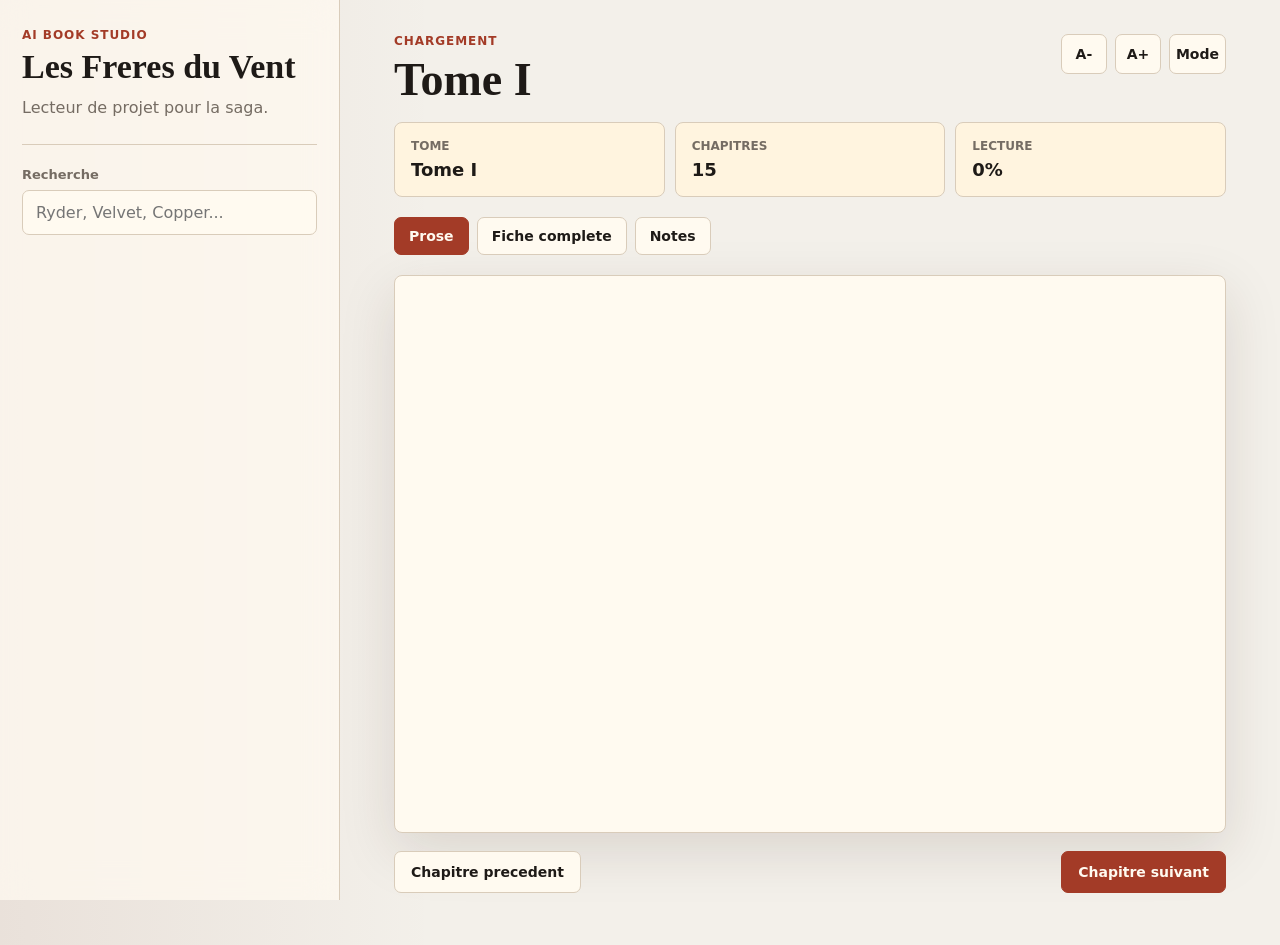
<file: index.html>
<!doctype html>
<html lang="fr">
  <head>
    <meta charset="utf-8" />
    <meta name="viewport" content="width=device-width, initial-scale=1" />
    <meta http-equiv="refresh" content="0; url=12_READER_SITE/" />
    <title>Les Freres du Vent</title>
  </head>
  <body>
    <p>
      Redirection vers
      <a href="12_READER_SITE/">le lecteur Les Freres du Vent</a>.
    </p>
  </body>
</html>
</file>
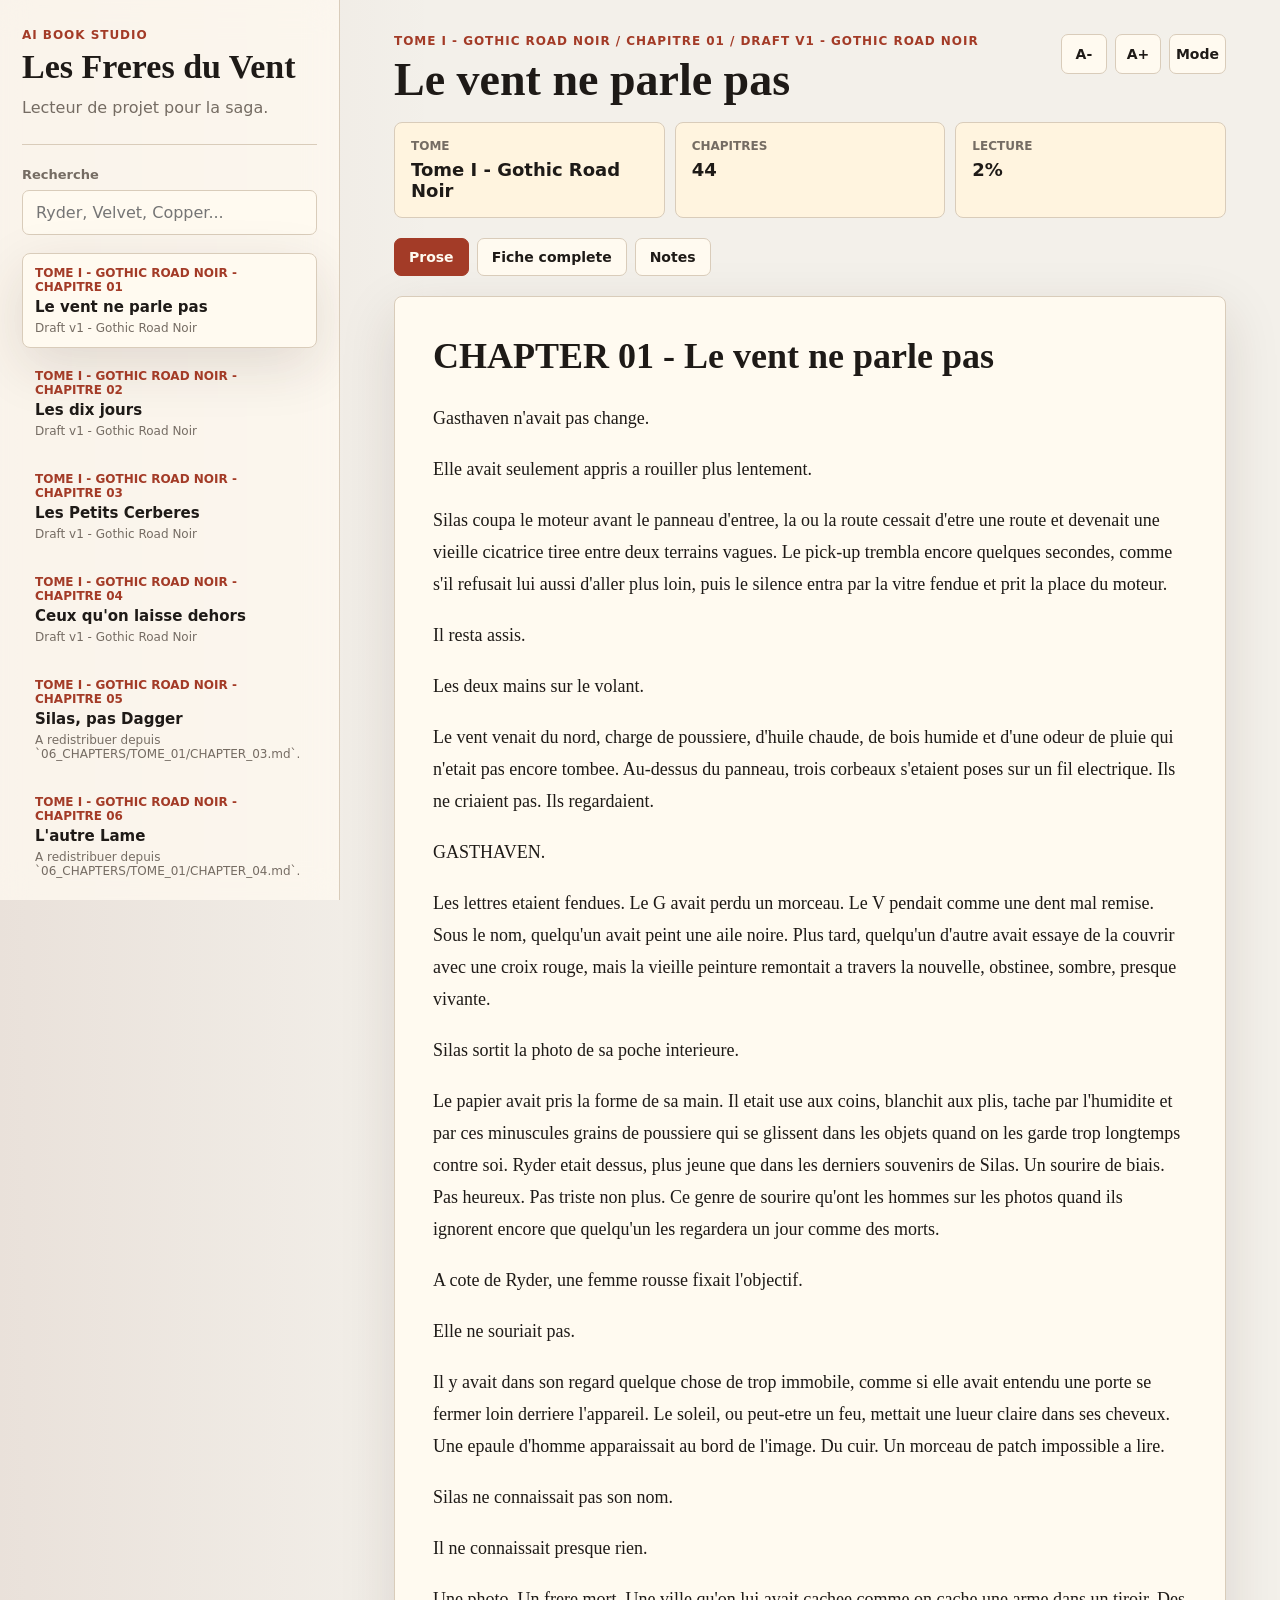
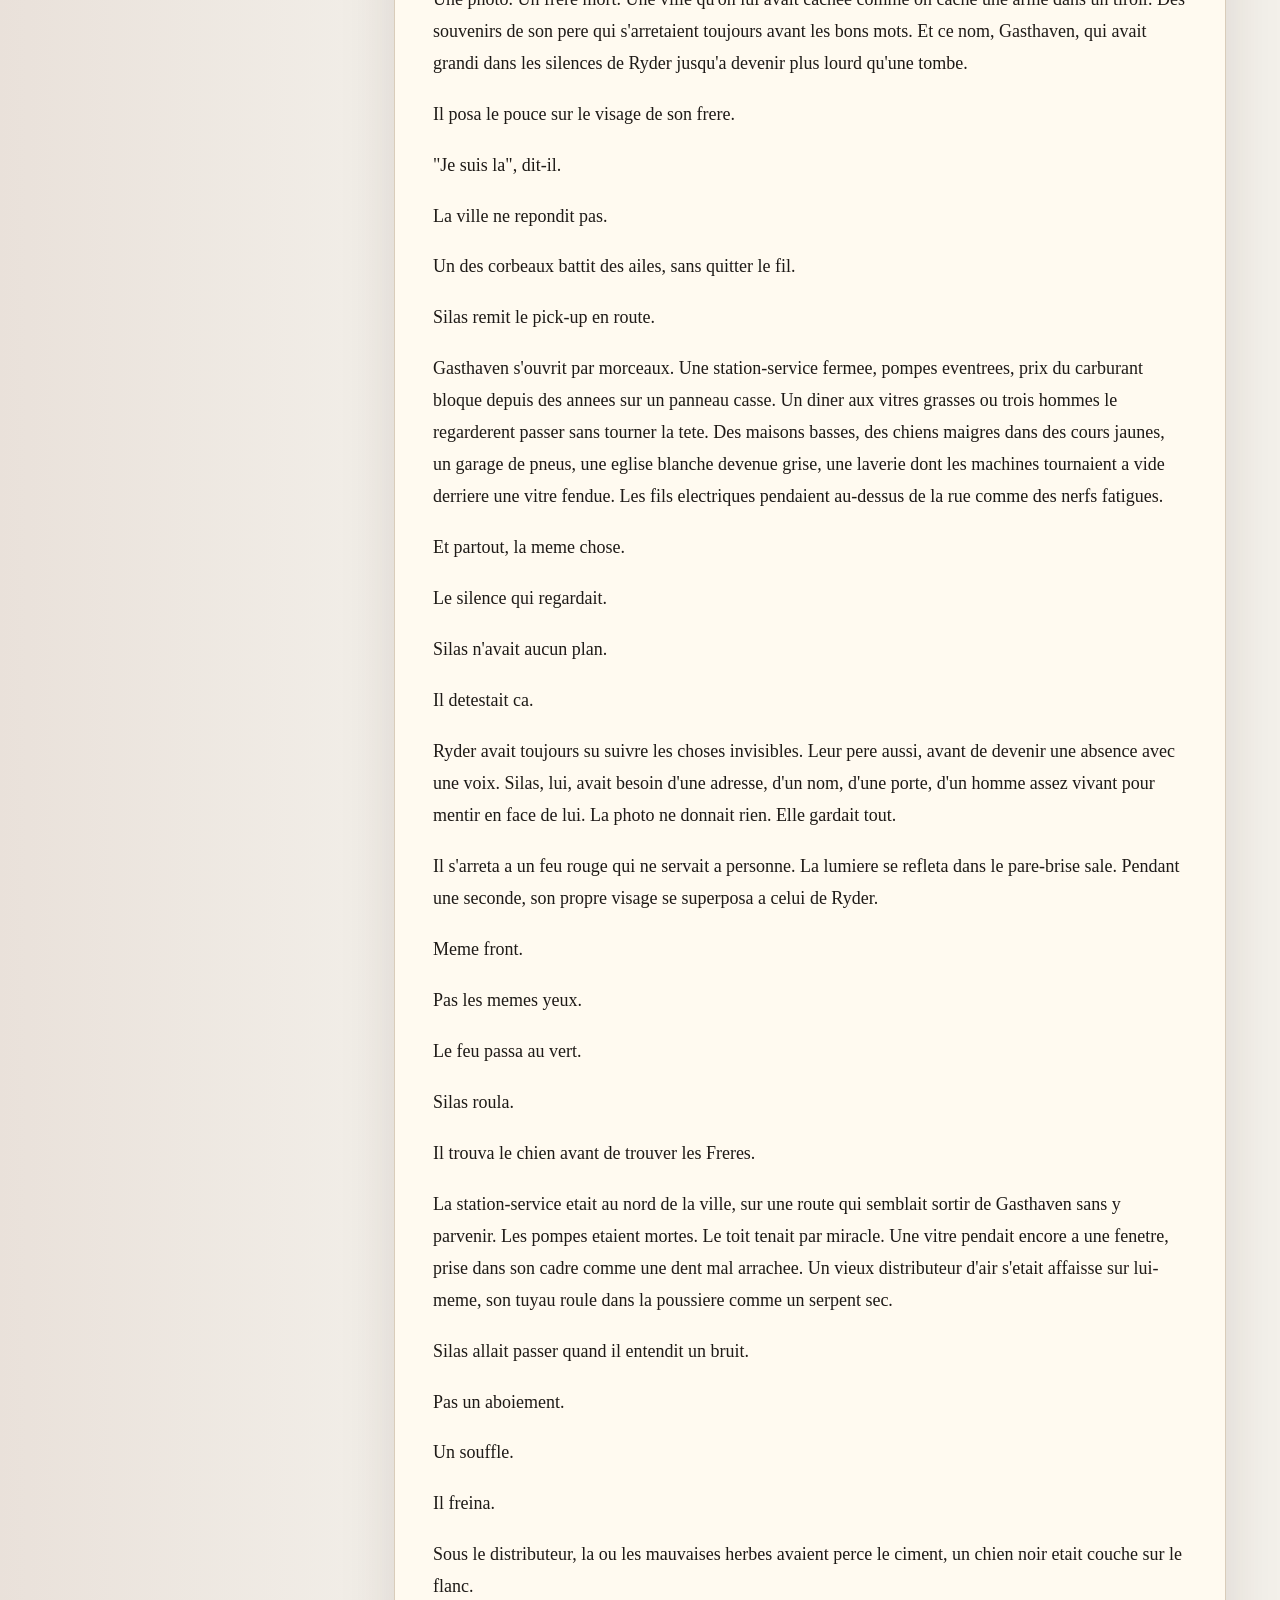
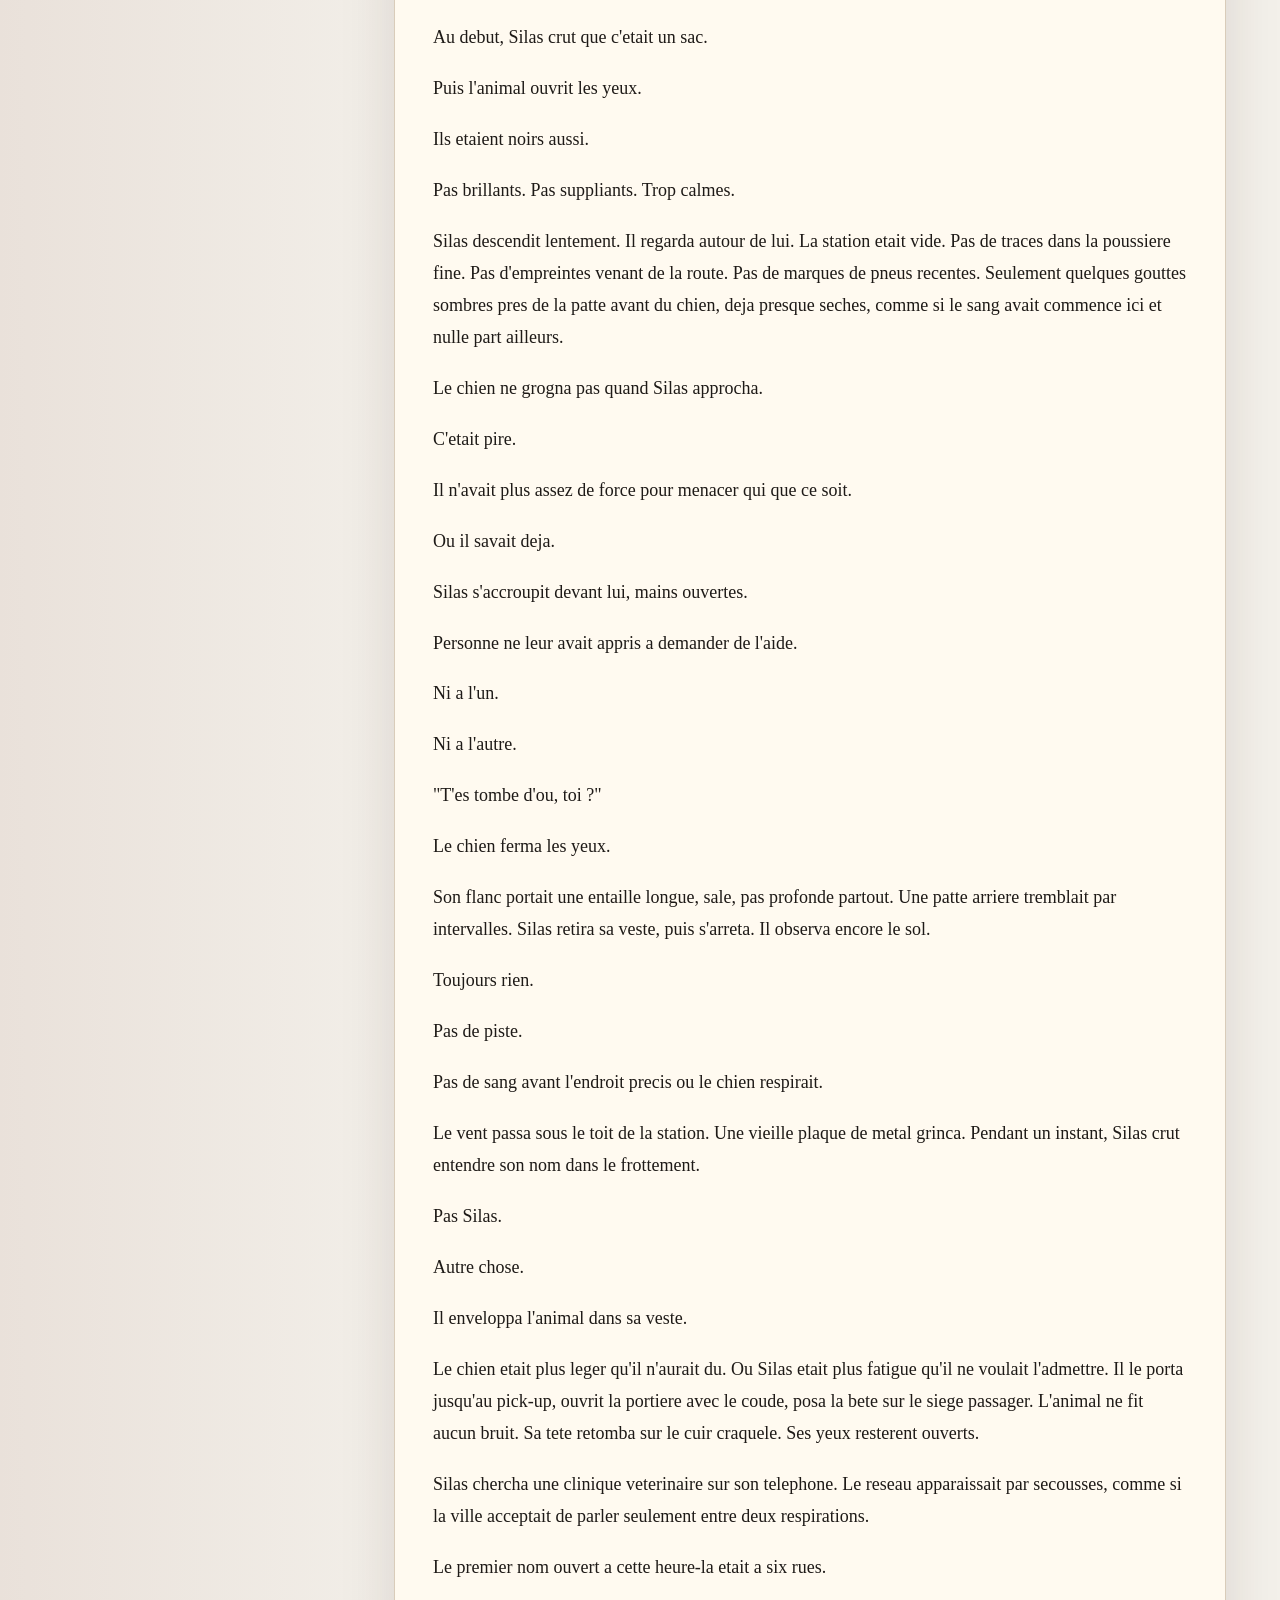
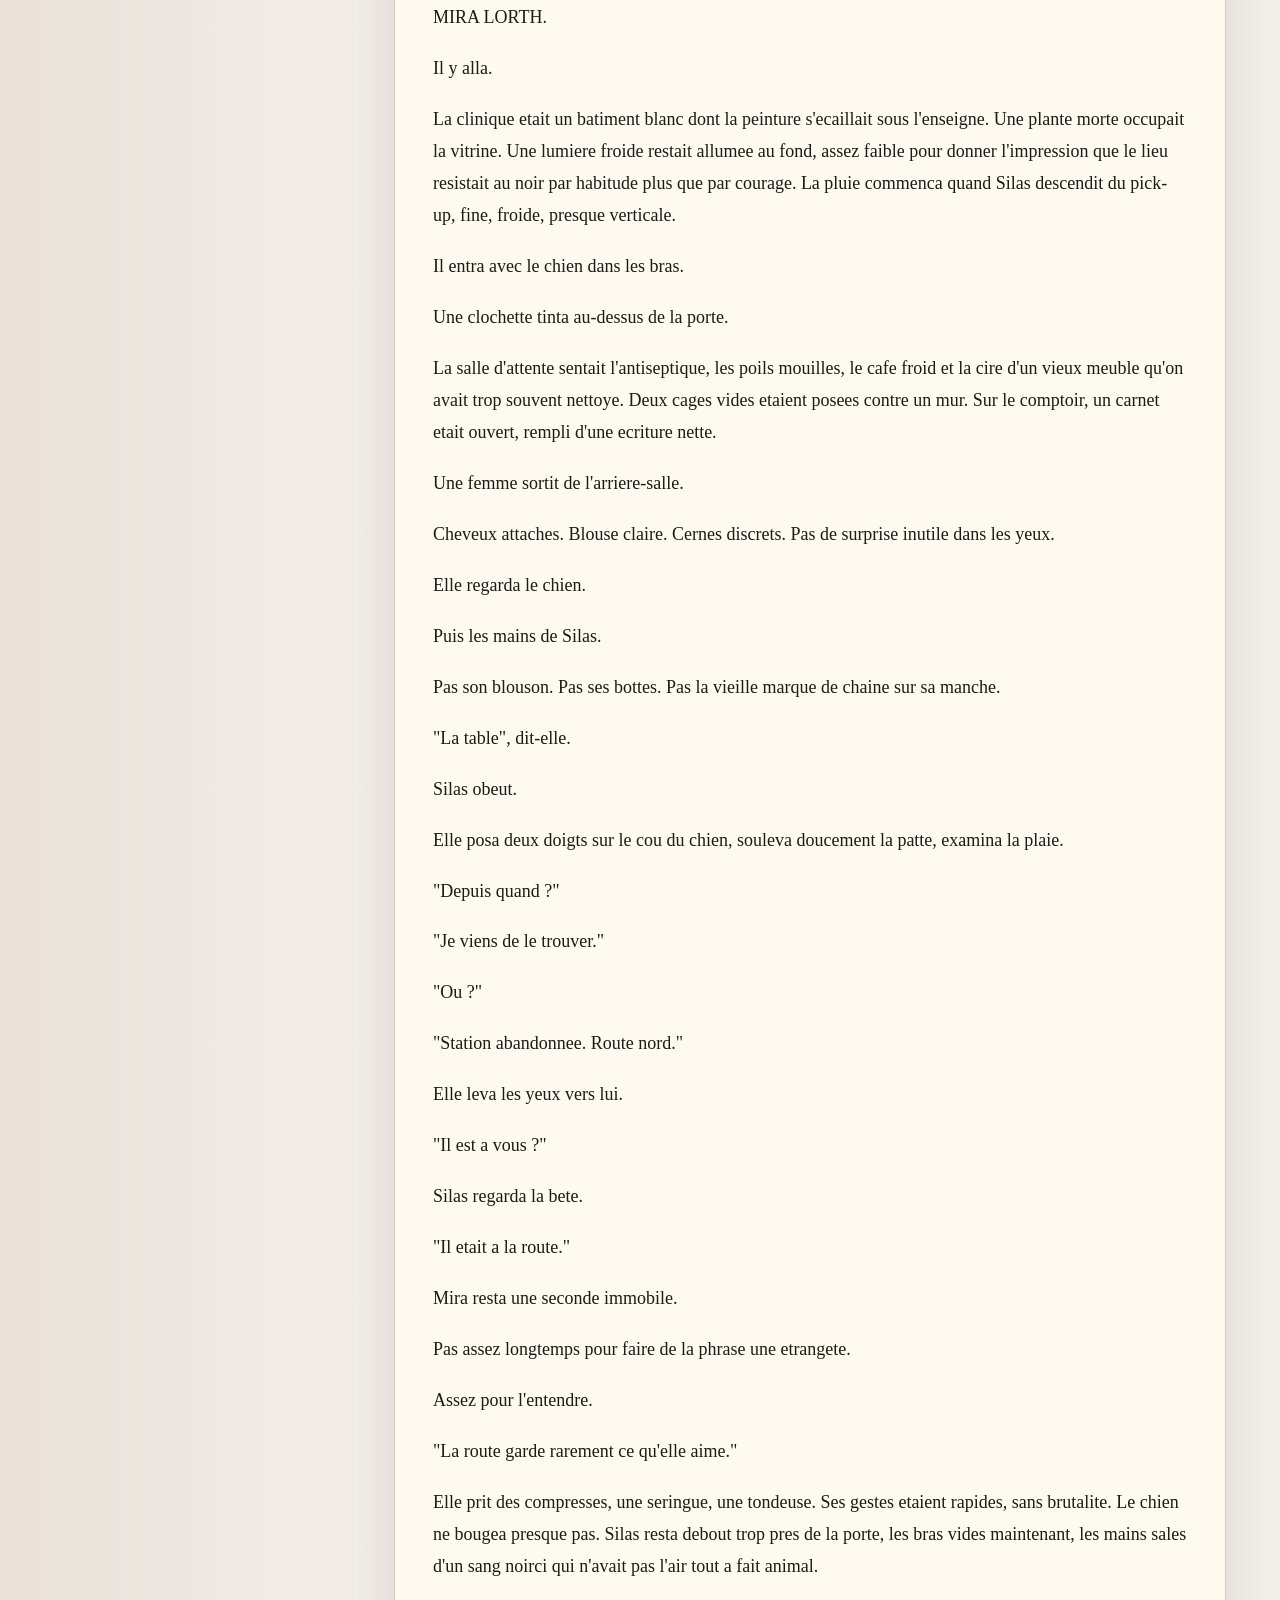
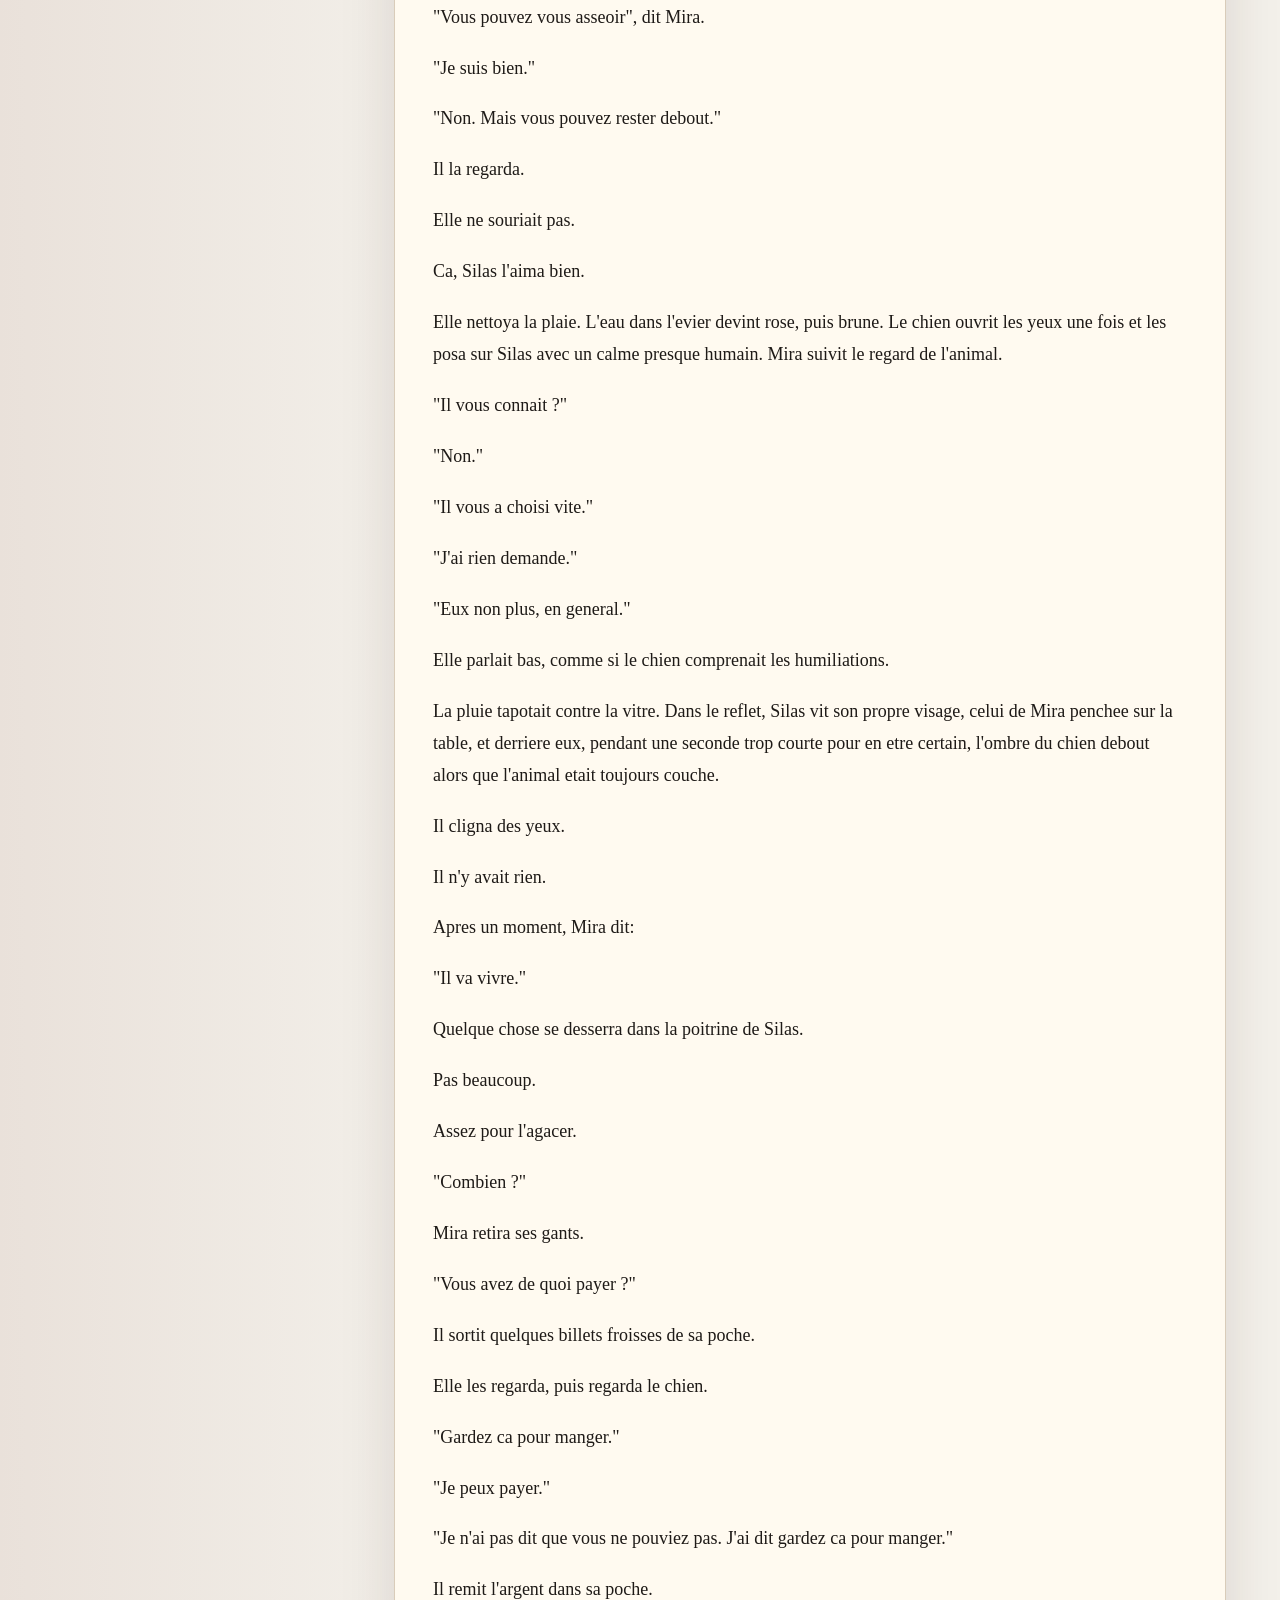
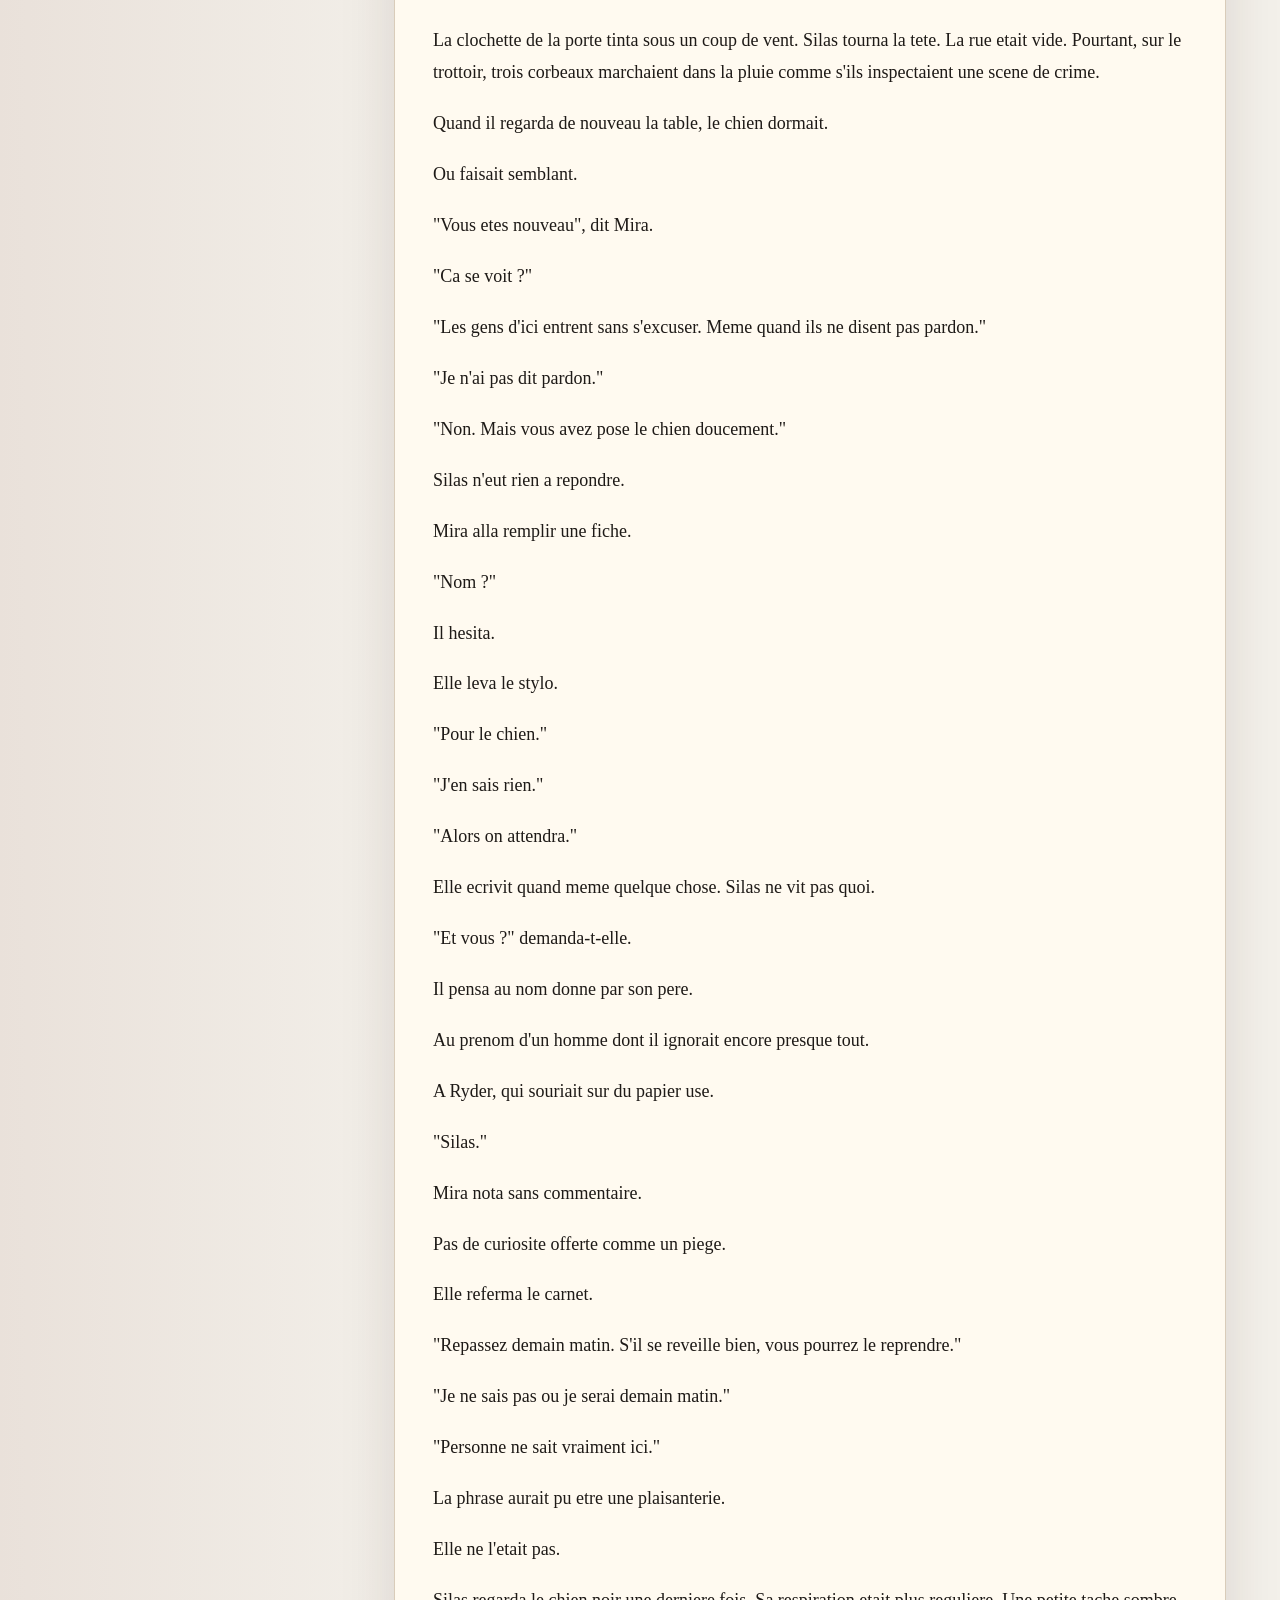
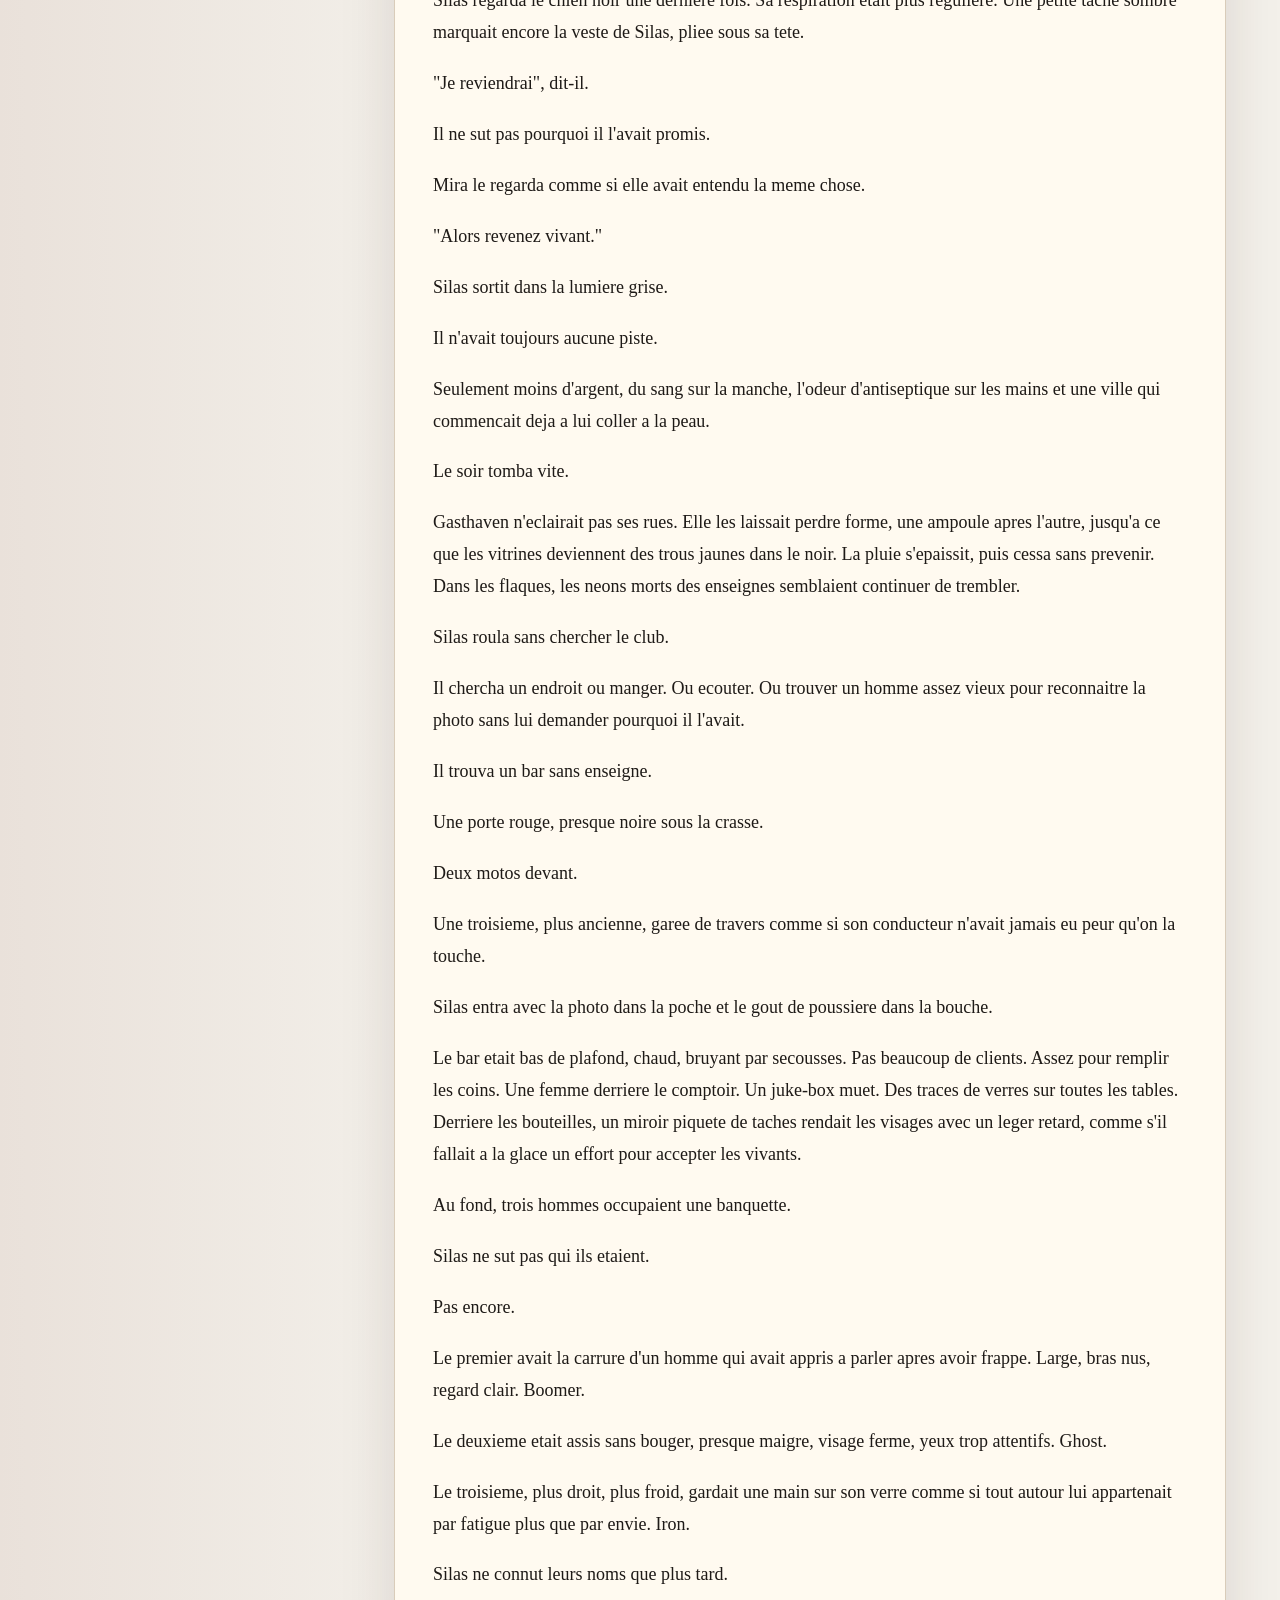
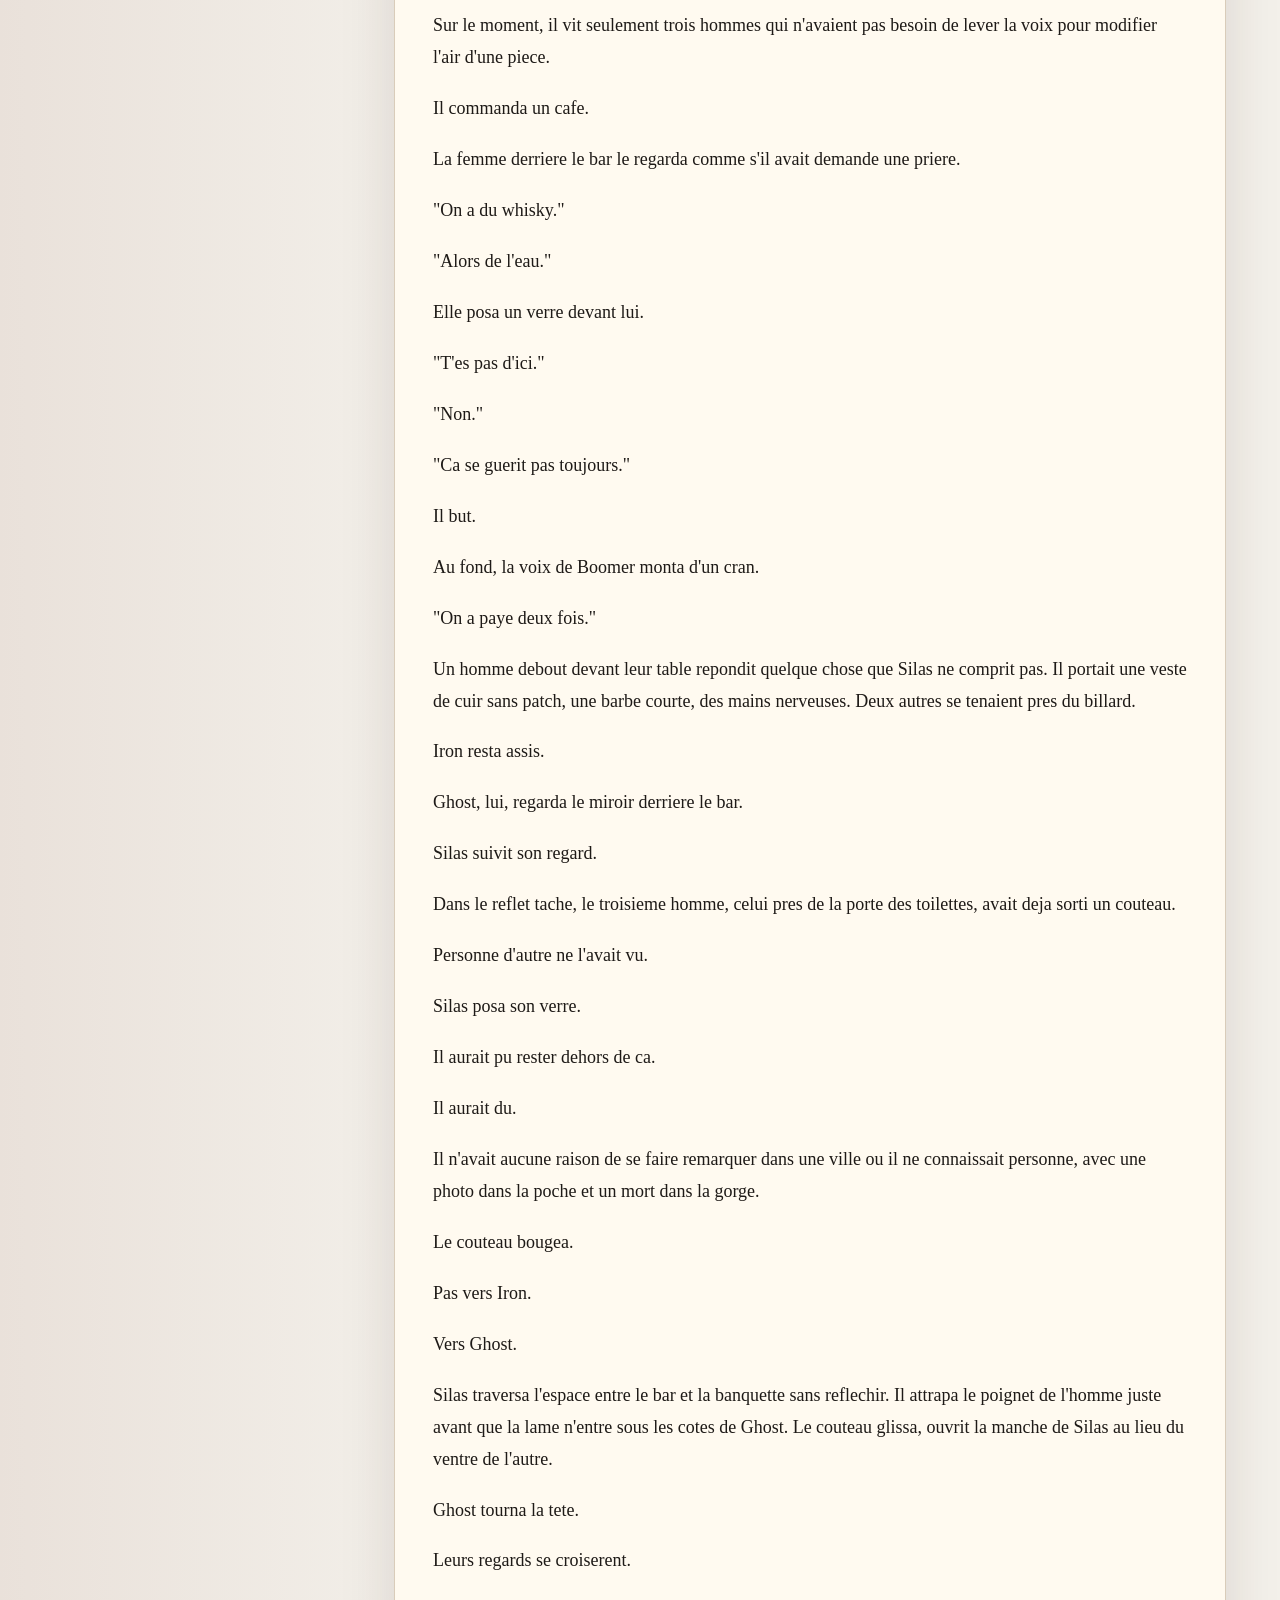
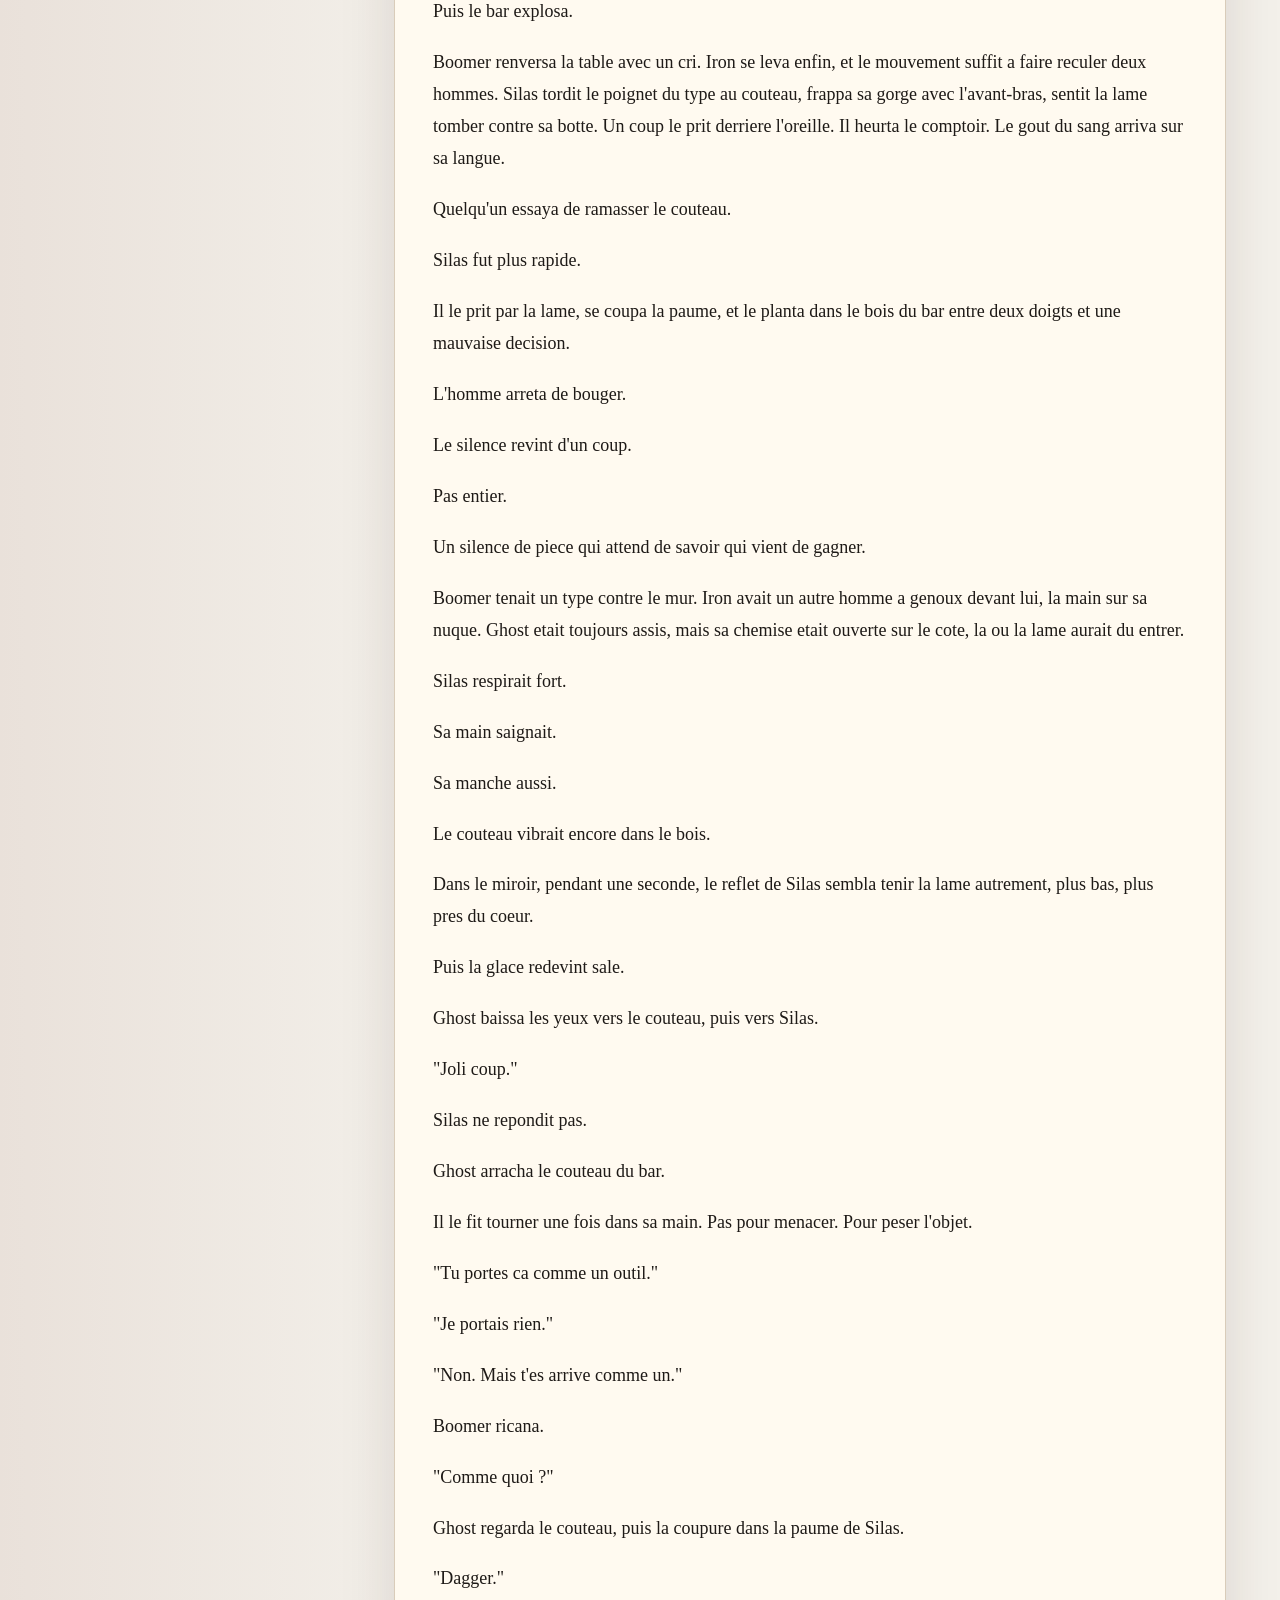
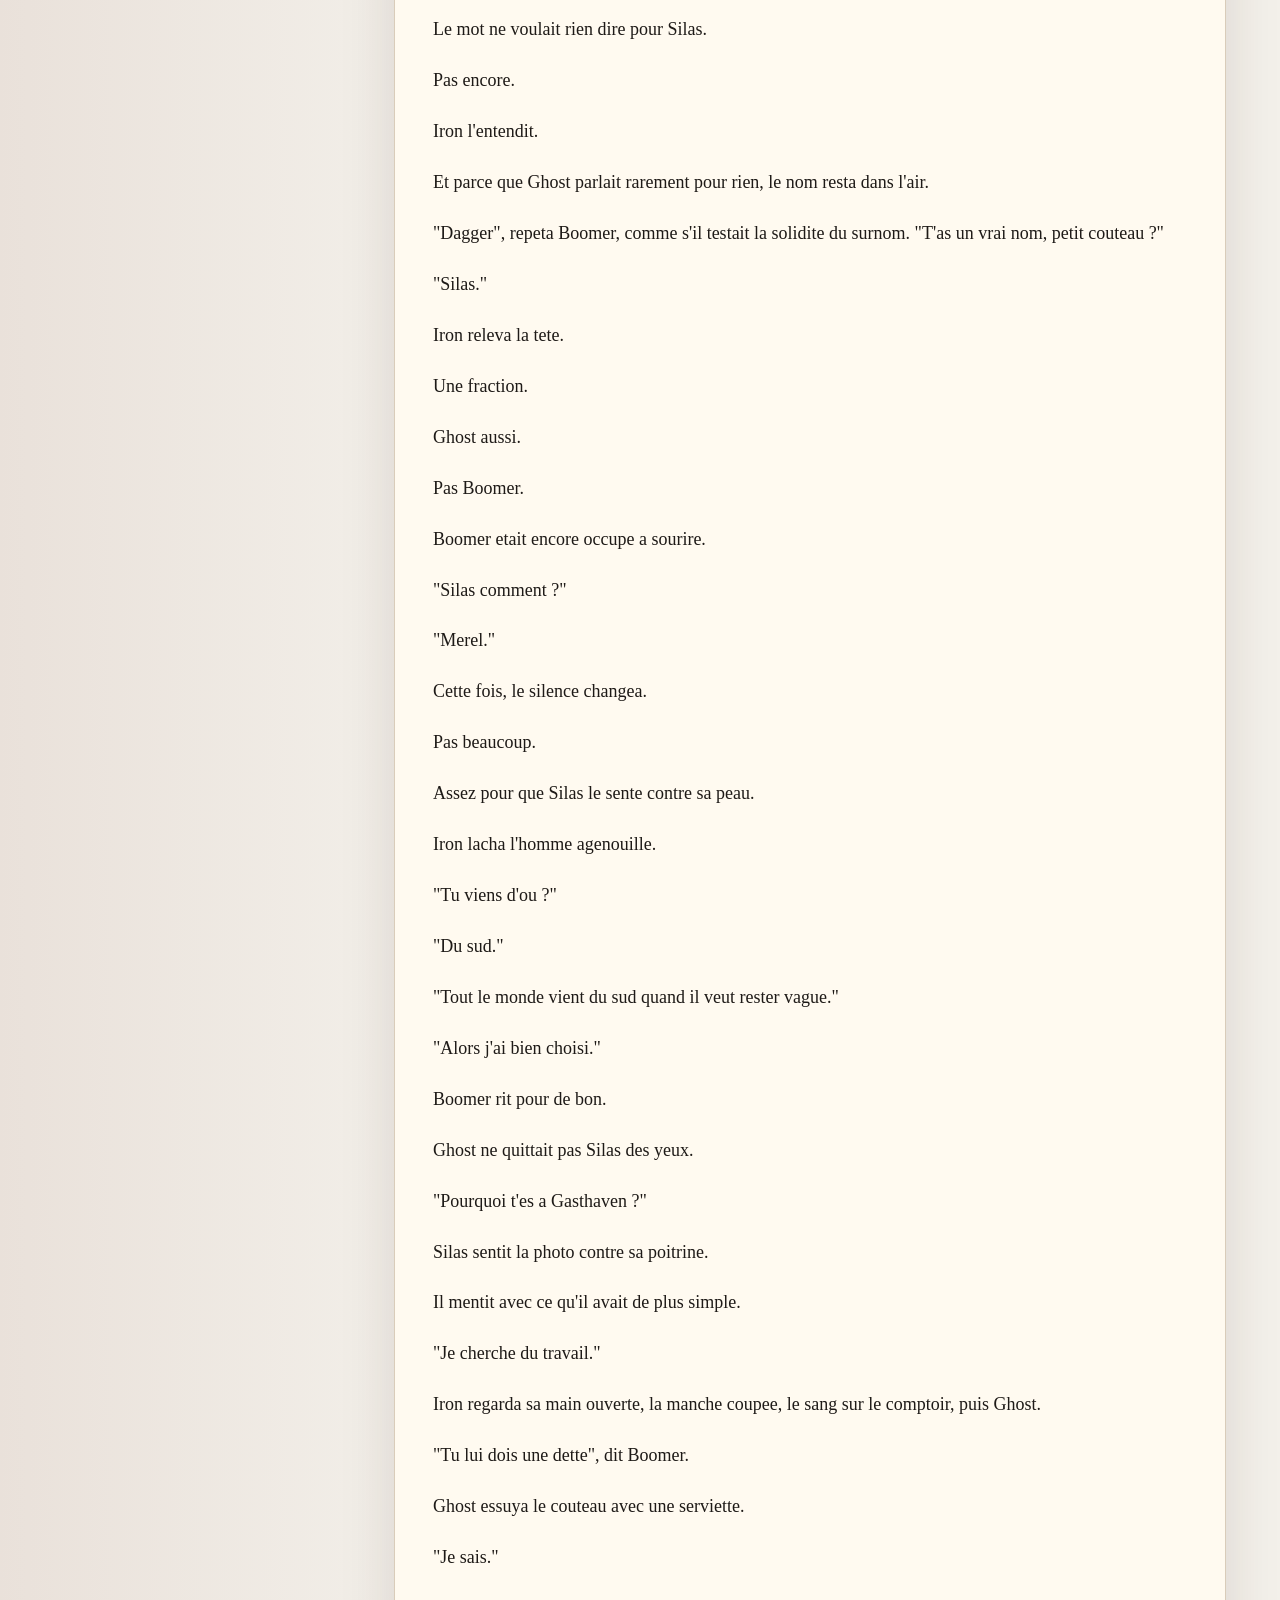
<file: 12_READER_SITE/index.html>
<!doctype html>
<html lang="fr">
  <head>
    <meta charset="utf-8" />
    <meta name="viewport" content="width=device-width, initial-scale=1" />
    <title>Les Freres du Vent - Lecteur</title>
    <link rel="stylesheet" href="styles.css" />
  </head>
  <body>
    <div class="app-shell">
      <aside class="sidebar" aria-label="Navigation des chapitres">
        <div class="brand-block">
          <p class="series-label">AI Book Studio</p>
          <h1>Les Freres du Vent</h1>
          <p class="series-note">Lecteur de projet pour la saga.</p>
        </div>

        <div class="search-block">
          <label for="searchInput">Recherche</label>
          <input id="searchInput" type="search" placeholder="Ryder, Velvet, Copper..." autocomplete="off" />
        </div>

        <nav class="chapter-list" id="chapterList"></nav>
      </aside>

      <main class="reader">
        <header class="reader-toolbar">
          <div>
            <p class="reader-kicker" id="chapterStatus">Chargement</p>
            <h2 id="chapterTitle">Tome I</h2>
          </div>
          <div class="toolbar-actions">
            <button class="icon-button" id="decreaseFont" type="button" aria-label="Reduire la taille du texte">A-</button>
            <button class="icon-button" id="increaseFont" type="button" aria-label="Augmenter la taille du texte">A+</button>
            <button class="icon-button" id="themeToggle" type="button" aria-label="Changer le theme">Mode</button>
          </div>
        </header>

        <section class="overview-panel">
          <div class="overview-item">
            <span>Tome</span>
            <strong id="currentTome">Tome I</strong>
          </div>
          <div class="overview-item">
            <span>Chapitres</span>
            <strong id="chapterCount">15</strong>
          </div>
          <div class="overview-item">
            <span>Lecture</span>
            <strong id="readingProgress">0%</strong>
          </div>
        </section>

        <section class="view-switch" aria-label="Sections du chapitre">
          <button class="switch-button active" type="button" data-view="prose">Prose</button>
          <button class="switch-button" type="button" data-view="full">Fiche complete</button>
          <button class="switch-button" type="button" data-view="notes">Notes</button>
        </section>

        <article class="chapter-content" id="chapterContent"></article>

        <footer class="reader-footer">
          <button class="nav-button" id="previousChapter" type="button">Chapitre precedent</button>
          <button class="nav-button primary" id="nextChapter" type="button">Chapitre suivant</button>
        </footer>
      </main>
    </div>

    <script src="app.js"></script>
  </body>
</html>
</file>
<file: 12_READER_SITE/styles.css>
:root {
  color-scheme: light;
  --bg: #f3f0ea;
  --paper: #fffaf0;
  --paper-strong: #fff4df;
  --ink: #1e1a17;
  --muted: #756c63;
  --border: #d9ccba;
  --accent: #a33b27;
  --accent-dark: #742617;
  --shadow: 0 18px 55px rgba(54, 34, 20, 0.13);
  --reader-size: 18px;
}

:root.dark {
  color-scheme: dark;
  --bg: #171512;
  --paper: #211e19;
  --paper-strong: #2b251d;
  --ink: #f2eadc;
  --muted: #b9aa98;
  --border: #40362c;
  --accent: #df7057;
  --accent-dark: #f09a82;
  --shadow: 0 18px 55px rgba(0, 0, 0, 0.35);
}

* {
  box-sizing: border-box;
}

body {
  margin: 0;
  min-height: 100vh;
  background:
    linear-gradient(90deg, rgba(120, 49, 30, 0.08), transparent 34%),
    var(--bg);
  color: var(--ink);
  font-family: Inter, ui-sans-serif, system-ui, -apple-system, BlinkMacSystemFont, "Segoe UI", sans-serif;
}

button,
input {
  font: inherit;
}

.app-shell {
  display: grid;
  grid-template-columns: 340px minmax(0, 1fr);
  min-height: 100vh;
}

.sidebar {
  position: sticky;
  top: 0;
  height: 100vh;
  overflow: auto;
  padding: 28px 22px;
  border-right: 1px solid var(--border);
  background: rgba(255, 250, 240, 0.74);
  backdrop-filter: blur(16px);
}

:root.dark .sidebar {
  background: rgba(33, 30, 25, 0.76);
}

.brand-block {
  padding-bottom: 24px;
  border-bottom: 1px solid var(--border);
}

.series-label,
.reader-kicker {
  margin: 0 0 8px;
  color: var(--accent);
  font-size: 12px;
  font-weight: 800;
  letter-spacing: 0.08em;
  text-transform: uppercase;
}

.brand-block h1 {
  margin: 0;
  font-family: Georgia, "Times New Roman", serif;
  font-size: 34px;
  line-height: 1;
  letter-spacing: 0;
}

.series-note {
  margin: 12px 0 0;
  color: var(--muted);
  line-height: 1.5;
}

.search-block {
  display: grid;
  gap: 8px;
  margin: 22px 0 18px;
}

.search-block label {
  color: var(--muted);
  font-size: 13px;
  font-weight: 700;
}

.search-block input {
  width: 100%;
  padding: 12px 13px;
  border: 1px solid var(--border);
  border-radius: 7px;
  background: var(--paper);
  color: var(--ink);
  outline: none;
}

.search-block input:focus {
  border-color: var(--accent);
  box-shadow: 0 0 0 3px rgba(163, 59, 39, 0.16);
}

.chapter-list {
  display: grid;
  gap: 8px;
}

.chapter-card {
  width: 100%;
  padding: 12px;
  border: 1px solid transparent;
  border-radius: 8px;
  background: transparent;
  color: var(--ink);
  text-align: left;
  cursor: pointer;
}

.chapter-card:hover,
.chapter-card.active {
  border-color: var(--border);
  background: var(--paper);
}

.chapter-card.active {
  box-shadow: var(--shadow);
}

.chapter-number {
  display: block;
  color: var(--accent);
  font-size: 12px;
  font-weight: 800;
  text-transform: uppercase;
}

.chapter-name {
  display: block;
  margin-top: 4px;
  font-size: 15px;
  font-weight: 800;
}

.chapter-meta {
  display: block;
  margin-top: 5px;
  color: var(--muted);
  font-size: 12px;
}

.reader {
  width: min(960px, calc(100vw - 380px));
  margin: 0 auto;
  padding: 34px 34px 52px;
}

.reader-toolbar {
  display: flex;
  align-items: flex-start;
  justify-content: space-between;
  gap: 18px;
  margin-bottom: 18px;
}

.reader-toolbar h2 {
  margin: 0;
  font-family: Georgia, "Times New Roman", serif;
  font-size: 46px;
  line-height: 1.05;
  letter-spacing: 0;
}

.toolbar-actions {
  display: flex;
  gap: 8px;
}

.icon-button,
.nav-button,
.switch-button {
  border: 1px solid var(--border);
  border-radius: 7px;
  background: var(--paper);
  color: var(--ink);
  cursor: pointer;
  font-size: 14px;
  font-weight: 800;
}

.icon-button {
  min-width: 46px;
  height: 40px;
}

.overview-panel {
  display: grid;
  grid-template-columns: repeat(3, 1fr);
  gap: 10px;
  margin: 18px 0;
}

.overview-item {
  padding: 16px;
  border: 1px solid var(--border);
  border-radius: 8px;
  background: var(--paper-strong);
}

.overview-item span {
  display: block;
  color: var(--muted);
  font-size: 12px;
  font-weight: 800;
  text-transform: uppercase;
}

.overview-item strong {
  display: block;
  margin-top: 6px;
  font-size: 18px;
}

.view-switch {
  display: flex;
  gap: 8px;
  margin: 20px 0;
}

.switch-button {
  padding: 10px 14px;
}

.switch-button.active,
.nav-button.primary {
  border-color: var(--accent);
  background: var(--accent);
  color: #fffaf0;
}

.chapter-content {
  min-height: 62vh;
  padding: 38px;
  border: 1px solid var(--border);
  border-radius: 8px;
  background: var(--paper);
  box-shadow: var(--shadow);
  font-family: Georgia, "Times New Roman", serif;
  font-size: var(--reader-size);
  line-height: 1.78;
}

.chapter-content h1,
.chapter-content h2,
.chapter-content h3 {
  line-height: 1.2;
}

.chapter-content h1 {
  margin: 0 0 24px;
  font-size: 36px;
}

.chapter-content h2 {
  margin: 28px 0 10px;
  color: var(--accent-dark);
  font-size: 24px;
}

.chapter-content p {
  margin: 0 0 1.05em;
}

.chapter-content ul,
.chapter-content ol {
  padding-left: 24px;
}

.chapter-content blockquote {
  margin: 20px 0;
  padding-left: 18px;
  border-left: 3px solid var(--accent);
  color: var(--muted);
}

.empty-state {
  color: var(--muted);
  font-family: Inter, ui-sans-serif, system-ui, sans-serif;
}

.reader-footer {
  display: flex;
  justify-content: space-between;
  gap: 12px;
  margin-top: 18px;
}

.nav-button {
  padding: 12px 16px;
}

.nav-button:disabled {
  cursor: not-allowed;
  opacity: 0.45;
}

mark {
  border-radius: 3px;
  background: rgba(223, 112, 87, 0.28);
  color: inherit;
}

@media (max-width: 860px) {
  .app-shell {
    grid-template-columns: 1fr;
  }

  .sidebar {
    position: relative;
    height: auto;
    max-height: 52vh;
    border-right: 0;
    border-bottom: 1px solid var(--border);
  }

  .reader {
    width: 100%;
    padding: 24px 18px 36px;
  }

  .reader-toolbar {
    flex-direction: column;
  }

  .reader-toolbar h2 {
    font-size: 34px;
  }

  .overview-panel {
    grid-template-columns: 1fr;
  }

  .chapter-content {
    padding: 24px;
  }
}
</file>
